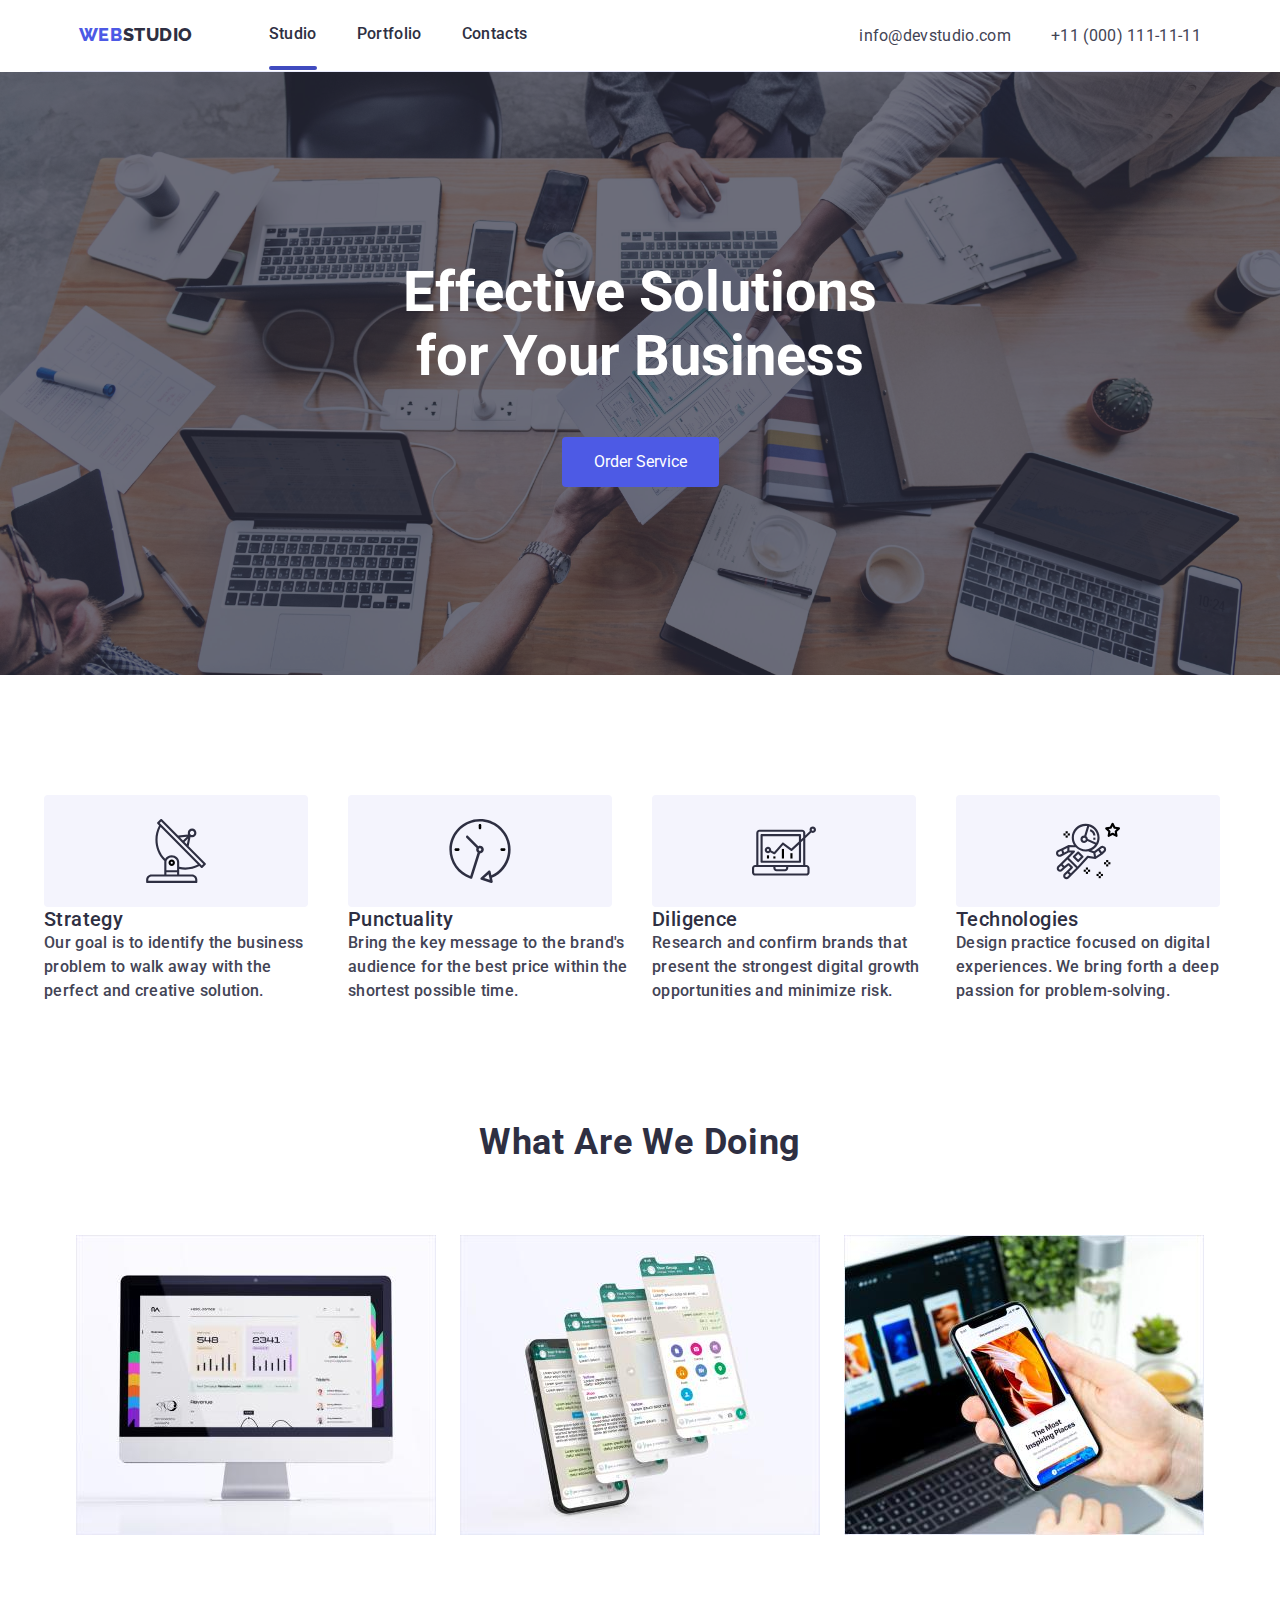
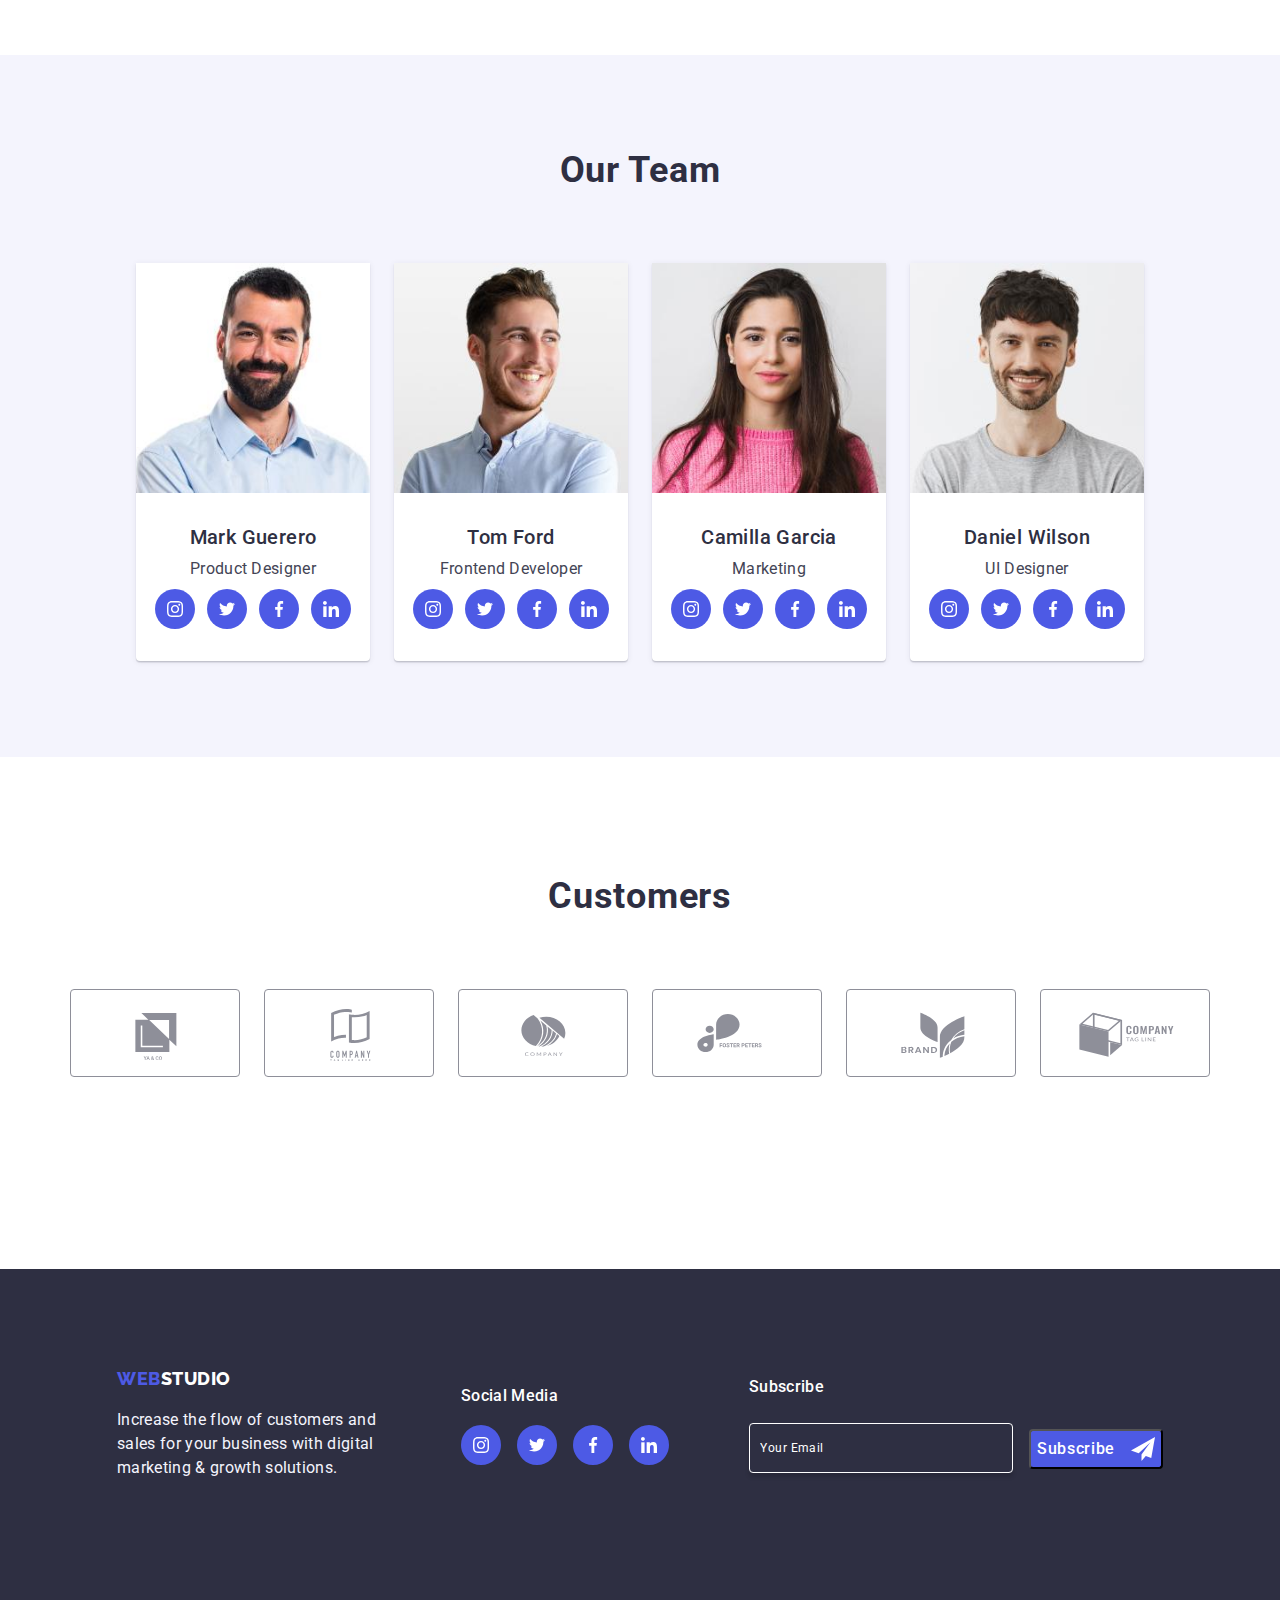
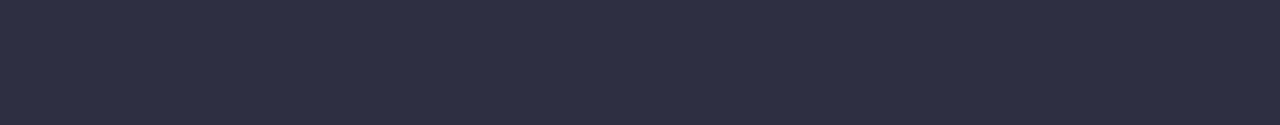
<file: index.html>
<!DOCTYPE html>
<html lang="en">
  <head>
    <meta charset="UTF-8" />
    <meta name="viewport" content="width=device-width, initial-scale=1.0" />
    <title>Studio</title>
    <link rel="preconnect" href="https://fonts.googleapis.com" />
    <link rel="preconnect" href="https://fonts.gstatic.com" crossorigin />
    <link
      href="https://fonts.googleapis.com/css2?family=Qwitcher+Grypen:wght@700&family=Raleway:wght@800&family=Roboto:wght@400;500;700;900&display=swap"
      rel="stylesheet"
    />
    <link rel="stylesheet" href="./CSS/styles.css" />
    <link rel="stylesheet" href="./CSS/modern-normalize.css" />
  </head>
  <body>
    <!--Header / Top Line-->
    <header class="top-line container">
      <div class="header-logo-container">
        <h4>
          <a class="header-logo" href="index.html">
            <span class="logo">WEB</span>STUDIO</a
          >
        </h4>
      </div>
      <nav class="main-header">
        <ul class="main main-header-menu">
          <li class="main-header-menu-list">
            <a class="main-header-menu-list-items active" href="index.html"
              >Studio</a
            >
          </li>
          <li class="main-header-menu-list">
            <a class="main-header-menu-list-items" href="portfolio.html"
              >Portfolio</a
            >
          </li>
          <li class="main-header-menu-list">
            <a class="main-header-menu-list-items" href="#">Contacts</a>
          </li>
        </ul>
      </nav>
      <div class="contact-header">
        <ul class="contact-header-menu">
          <li class="contact-header-menu-list">
            <a
              class="contact-header-menu-list-items"
              href="mailto:info@devstudio.com"
              >info@devstudio.com</a
            >
          </li>
          <li class="contact-header-menu-list">
            <a class="contact-header-menu-list-items" href="tel:+110001111111"
              >+11 (000) 111-11-11</a
            >
          </li>
        </ul>
      </div>
    </header>
    <!--mobile-modal-->
    <header class="container mobile-menu">
      <a class="header-logo" href="index.html">
        <span class="logo">WEB</span>STUDIO</a
      >
      <svg
        class="mobile-menu-icon"
        aria-expanded="false"
        aria-controls="mobile-modal"
      >
        <use href="./images/icons.svg#icon-menu"></use>
      </svg>
    </header>

    <div class="mobile-menu-container mobile-modal" id="mobile-modal">
      <div class="mobile-modal-container">
        <button class="mobile-close">
          <svg class="icon-close-mobile">
            <use href="./images/icons.svg#icon-close"></use>
          </svg>
        </button>
        <nav class="mobile-nav-menu">
          <ul class="mobile-menu-items">
            <li>
              <a class="mobile-menu-items-link mobile-active" href="index.html"
                >Studio</a
              >
            </li>
            <li>
              <a class="mobile-menu-items-link" href="portfolio.html"
                >Portfolio</a
              >
            </li>
            <li>
              <a class="mobile-menu-items-link" href="">Contacts</a>
            </li>
          </ul>
          <div>
            <ul class="mobile-contact-items">
              <li>
                <a
                  class="mobile-contact-items-link mobile-active"
                  href="tel:+110001111111"
                  >11 (000) 111-11-11</a
                >
              </li>
              <li>
                <a href="mailto:info@devstudio.com" class="mobile-contact-link"
                  >info@devstudio.com</a
                >
              </li>
            </ul>
          </div>
          <div class="icon-team-mobile">
            <a
              class="icon-link"
              href="https://www.instagram.com/"
              target="_blank"
            >
              <svg class="icon-ellipse icon-container">
                <use xlink:href="images/icons.svg#icon-Ellipse"></use>
              </svg>
              <svg class="icon-mobile icon-instagram">
                <use xlink:href="images/icons.svg#icon-instagram"></use>
              </svg>
            </a>

            <a
              class="icon-link"
              href="https://www.twitter.com/"
              target="_blank"
            >
              <svg class="icon-ellipse icon-container">
                <use xlink:href="images/icons.svg#icon-Ellipse"></use>
              </svg>
              <svg class="icon-mobile icon-twitter">
                <use xlink:href="images/icons.svg#icon-twitter"></use>
              </svg>
            </a>

            <a
              class="icon-link"
              href="https://www.facebook.com/"
              target="_blank"
            >
              <svg class="icon-ellipse icon-container">
                <use xlink:href="images/icons.svg#icon-Ellipse"></use>
              </svg>
              <svg class="icon-mobile icon-facebook">
                <use xlink:href="images/icons.svg#icon-facebook"></use>
              </svg>
            </a>

            <a
              class="icon-link"
              href="https://www.linkedin.com/"
              target="_blank"
            >
              <svg class="icon-ellipse icon-container">
                <use xlink:href="images/icons.svg#icon-Ellipse"></use>
              </svg>
              <svg class="icon-mobile icon-linked-in">
                <use xlink:href="images/icons.svg#icon-linked-in"></use>
              </svg>
            </a>
          </div>
        </nav>
      </div>
    </div>

    <!--HERO SECTION-->
    <section class="hero-section">
      <div class="main-section-container">
        <h1 class="main-section">
          Effective Solutions <br />
          for Your Business
        </h1>
        <button type="submit" class="button hero-button" data-modal-open>
          Order Service
        </button>
        <div class="modal-container is-hidden" data-modal>
          <div class="modal">
            <button type="button" class="modal-close" data-modal-close>
              <svg class="icon-close">
                <use xlink:href="images/icons.svg#icon-close"></use>
              </svg>
            </button>

            <div class="modal-body">
              <h2 class="modal_header">
                Leave your contacts and we will call you back
              </h2>
              <form method="post" action="index.html">
                <div class="modal-form">
                  <label class="form-label v-line" for="name">
                    <span class="label-info">Name</span>
                    <svg class="icon-form">
                      <use xlink:href="images/icons.svg#icon-person"></use>
                    </svg>
                    <input
                      type="text"
                      class="form-control"
                      placeholder="Your Name"
                      id="name"
                      name="name"
                      required
                    />
                  </label>

                  <label class="form-label" for="phone"
                    ><span class="label-info">Phone </span>
                    <svg class="icon-form">
                      <use xlink:href="images/icons.svg#icon-phone"></use>
                    </svg>
                    <input
                      type="tel"
                      class="form-control"
                      placeholder="+63-9xx-xxx-xxxx"
                      id="phone"
                      name="phone"
                      required
                    />
                  </label>

                  <label class="form-label" for="email"
                    ><span class="label-info">Email </span>
                    <svg class="icon-form">
                      <use xlink:href="images/icons.svg#icon-email"></use>
                    </svg>
                    <input
                      type="email"
                      class="form-control"
                      placeholder="Enter your email address"
                      id="email"
                      name="email"
                      required
                    />
                  </label>

                  <label class="form-label" for="comment"
                    ><span class="label-info">Comment</span>
                    <textarea
                      class="form-control text-comment blue-border"
                      placeholder="Enter your comment here."
                      id="comment"
                      name="comment"
                      required
                    ></textarea>
                  </label>

                  <div class="form-confirm">
                    <div class="check-confirm">
                      <input
                        type="checkbox"
                        id="accept-terms"
                        name="accept-terms"
                      />
                      <label for="accept-terms"
                        >I accept the terms and conditions of the
                        <span class="terms">Privacy Policy</span></label
                      >
                    </div>
                  </div>

                  <div class="send">
                    <button type="submit" class="button-send btn-primary">
                      Send
                    </button>
                  </div>
                </div>
              </form>
            </div>
          </div>
        </div>
      </div>
    </section>

    <!--SECTION ONE-->
    <section class="section-one">
      <div class="container">
        <ul class="section-one-list">
          <li class="section-one-list-item">
            <div class="list-container">
              <div class="icon-list">
                <svg class="icon-section-one">
                  <use xlink:href="images/icons.svg#icon-antenna"></use>
                </svg>
              </div>
              <h3 class="section-one-list-item-info">Strategy</h3>
              <p class="section-one-list-item-def">
                Our goal is to identify the business problem to walk away with
                the perfect and creative solution.
              </p>
            </div>
          </li>
          <li class="section-one-list-item">
            <div class="list-container">
              <div class="icon-list">
                <svg class="icon-section-one">
                  <use xlink:href="images/icons.svg#icon-clock"></use>
                </svg>
              </div>
              <h3 class="section-one-list-item-info">Punctuality</h3>
              <p class="section-one-list-item-def">
                Bring the key message to the brand's audience for the best price
                within the shortest possible time.
              </p>
            </div>
          </li>
          <li class="section-one-list-item">
            <div class="list-container">
              <div class="icon-list">
                <svg class="icon-section-one">
                  <use xlink:href="images/icons.svg#icon-graph"></use>
                </svg>
              </div>
              <h3 class="section-one-list-item-info">Diligence</h3>
              <p class="section-one-list-item-def">
                Research and confirm brands that present the strongest digital
                growth opportunities and minimize risk.
              </p>
            </div>
          </li>
          <li class="section-one-list-item">
            <div class="list-container">
              <div class="icon-list">
                <svg class="icon-section-one">
                  <use xlink:href="images/icons.svg#icon-astronaut"></use>
                </svg>
              </div>
              <h3 class="section-one-list-item-info">Technologies</h3>
              <p class="section-one-list-item-def">
                Design practice focused on digital experiences. We bring forth a
                deep passion for problem-solving.
              </p>
            </div>
          </li>
        </ul>
      </div>
    </section>
    <!--SECTION TWO-->
    <section class="container section-two">
      <h2 class="section-two-info">What are we doing</h2>
      <ul class="section-two-list">
        <li class="section-two-list-item">
          <img
            src="images/img-rectangle.jpg"
            alt="Stock exhange picture"
            width="360"
            height="300"
          />
        </li>
        <li class="section-two-list-item">
          <img
            src="images/img2.jpg"
            alt="Whatsapp screenshot"
            width="360"
            height="300"
          />
        </li>
        <li class="section-two-list-item">
          <img
            src="images/img3.jpg"
            alt="picture of a beautiful website"
            width="360"
            height="300"
          />
        </li>
      </ul>
    </section>
    <!--SECTION THREE-->
    <section class="section-three">
      <div class="container">
        <div class="section-three-info-container">
          <h2 class="section-three-info">Our Team</h2>
        </div>
        <ul class="section-three-list">
          <li class="section-three-list-item">
            <div class="list-two">
              <img
                src="images/img-mark.jpg"
                alt="man with beard"
                width="234"
                height="230"
              />
              <div class="team-details">
                <h3 class="section-three-list-item-name">Mark Guerero</h3>
                <p class="section-three-list-item-title">Product Designer</p>

                <div class="icon-team">
                  <a
                    class="icon-link"
                    href="https://www.instagram.com/"
                    target="_blank"
                  >
                    <svg class="icon-ellipse icon-container">
                      <use xlink:href="images/icons.svg#icon-Ellipse"></use>
                    </svg>
                    <svg class="icon icon-instagram">
                      <use xlink:href="images/icons.svg#icon-instagram"></use>
                    </svg>
                  </a>

                  <a
                    class="icon-link"
                    href="https://www.twitter.com/"
                    target="_blank"
                  >
                    <svg class="icon-ellipse icon-container">
                      <use xlink:href="images/icons.svg#icon-Ellipse"></use>
                    </svg>
                    <svg class="icon icon-twitter">
                      <use xlink:href="images/icons.svg#icon-twitter"></use>
                    </svg>
                  </a>

                  <a
                    class="icon-link"
                    href="https://www.facebook.com/"
                    target="_blank"
                  >
                    <svg class="icon-ellipse icon-container">
                      <use xlink:href="images/icons.svg#icon-Ellipse"></use>
                    </svg>
                    <svg class="icon icon-facebook">
                      <use xlink:href="images/icons.svg#icon-facebook"></use>
                    </svg>
                  </a>

                  <a
                    class="icon-link"
                    href="https://www.linkedin.com/"
                    target="_blank"
                  >
                    <svg class="icon-ellipse icon-container">
                      <use xlink:href="images/icons.svg#icon-Ellipse"></use>
                    </svg>
                    <svg class="icon icon-linked-in">
                      <use xlink:href="images/icons.svg#icon-linked-in"></use>
                    </svg>
                  </a>
                </div>
              </div>
            </div>
          </li>
          <li class="section-three-list-item">
            <div class="list-two">
              <img
                src="images/img-tom.jpg"
                alt="smiling man"
                width="234"
                height="230"
              />
              <div class="team-details">
                <h3 class="section-three-list-item-name">Tom Ford</h3>
                <p class="section-three-list-item-title">Frontend Developer</p>

                <div class="icon-team">
                  <a
                    class="icon-link"
                    href="https://www.instagram.com/"
                    target="_blank"
                  >
                    <svg class="icon-ellipse icon-container">
                      <use xlink:href="images/icons.svg#icon-Ellipse"></use>
                    </svg>
                    <svg class="icon icon-instagram">
                      <use xlink:href="images/icons.svg#icon-instagram"></use>
                    </svg>
                  </a>

                  <a
                    class="icon-link"
                    href="https://www.twitter.com/"
                    target="_blank"
                  >
                    <svg class="icon-ellipse icon-container">
                      <use xlink:href="images/icons.svg#icon-Ellipse"></use>
                    </svg>
                    <svg class="icon icon-twitter">
                      <use xlink:href="images/icons.svg#icon-twitter"></use>
                    </svg>
                  </a>

                  <a
                    class="icon-link"
                    href="https://www.facebook.com/"
                    target="_blank"
                  >
                    <svg class="icon-ellipse icon-container">
                      <use xlink:href="images/icons.svg#icon-Ellipse"></use>
                    </svg>
                    <svg class="icon icon-facebook">
                      <use xlink:href="images/icons.svg#icon-facebook"></use>
                    </svg>
                  </a>

                  <a
                    class="icon-link"
                    href="https://www.linkedin.com/"
                    target="_blank"
                  >
                    <svg class="icon-ellipse icon-container">
                      <use xlink:href="images/icons.svg#icon-Ellipse"></use>
                    </svg>
                    <svg class="icon icon-linked-in">
                      <use xlink:href="images/icons.svg#icon-linked-in"></use>
                    </svg>
                  </a>
                </div>
              </div>
            </div>
          </li>
          <li class="section-three-list-item">
            <div class="list-two">
              <img
                src="images/img-camilla.jpg"
                alt="young beautiful woman"
                width="234"
                height="230"
              />
              <div class="team-details">
                <h3 class="section-three-list-item-name">Camilla Garcia</h3>
                <p class="section-three-list-item-title">Marketing</p>

                <div class="icon-team">
                  <a
                    class="icon-link"
                    href="https://www.instagram.com/"
                    target="_blank"
                  >
                    <svg class="icon-ellipse icon-container">
                      <use xlink:href="images/icons.svg#icon-Ellipse"></use>
                    </svg>
                    <svg class="icon icon-instagram">
                      <use xlink:href="images/icons.svg#icon-instagram"></use>
                    </svg>
                  </a>

                  <a
                    class="icon-link"
                    href="https://www.twitter.com/"
                    target="_blank"
                  >
                    <svg class="icon-ellipse icon-container">
                      <use xlink:href="images/icons.svg#icon-Ellipse"></use>
                    </svg>
                    <svg class="icon icon-twitter">
                      <use xlink:href="images/icons.svg#icon-twitter"></use>
                    </svg>
                  </a>

                  <a
                    class="icon-link"
                    href="https://www.facebook.com/"
                    target="_blank"
                  >
                    <svg class="icon-ellipse icon-container">
                      <use xlink:href="images/icons.svg#icon-Ellipse"></use>
                    </svg>
                    <svg class="icon icon-facebook">
                      <use xlink:href="images/icons.svg#icon-facebook"></use>
                    </svg>
                  </a>

                  <a
                    class="icon-link"
                    href="https://www.linkedin.com/"
                    target="_blank"
                  >
                    <svg class="icon-ellipse icon-container">
                      <use xlink:href="images/icons.svg#icon-Ellipse"></use>
                    </svg>
                    <svg class="icon icon-linked-in">
                      <use xlink:href="images/icons.svg#icon-linked-in"></use>
                    </svg>
                  </a>
                </div>
              </div>
            </div>
          </li>
          <li class="section-three-list-item">
            <div class="list-two">
              <img
                src="images/img-daniel.jpg"
                alt="confident handsome man"
                width="234"
                height="230"
              />
              <div class="team-details">
                <h3 class="section-three-list-item-name">Daniel Wilson</h3>
                <p class="section-three-list-item-title">UI Designer</p>

                <div class="icon-team">
                  <a
                    class="icon-link"
                    href="https://www.instagram.com/"
                    target="_blank"
                  >
                    <svg class="icon-ellipse icon-container">
                      <use xlink:href="images/icons.svg#icon-Ellipse"></use>
                    </svg>
                    <svg class="icon icon-instagram">
                      <use xlink:href="images/icons.svg#icon-instagram"></use>
                    </svg>
                  </a>

                  <a
                    class="icon-link"
                    href="https://www.twitter.com/"
                    target="_blank"
                  >
                    <svg class="icon-ellipse icon-container">
                      <use xlink:href="images/icons.svg#icon-Ellipse"></use>
                    </svg>
                    <svg class="icon icon-twitter">
                      <use xlink:href="images/icons.svg#icon-twitter"></use>
                    </svg>
                  </a>

                  <a
                    class="icon-link"
                    href="https://www.facebook.com/"
                    target="_blank"
                  >
                    <svg class="icon-ellipse icon-container">
                      <use xlink:href="images/icons.svg#icon-Ellipse"></use>
                    </svg>
                    <svg class="icon icon-facebook">
                      <use xlink:href="images/icons.svg#icon-facebook"></use>
                    </svg>
                  </a>

                  <a
                    class="icon-link"
                    href="https://www.linkedin.com/"
                    target="_blank"
                  >
                    <svg class="icon-ellipse icon-container">
                      <use xlink:href="images/icons.svg#icon-Ellipse"></use>
                    </svg>
                    <svg class="icon icon-linked-in">
                      <use xlink:href="images/icons.svg#icon-linked-in"></use>
                    </svg>
                  </a>
                </div>
              </div>
            </div>
          </li>
        </ul>
      </div>
    </section>

    <!--SECTION FOUR-->
    <section class="container section-four">
      <h2 class="section-four-info">Customers</h2>

      <ul class="section-four-items">
        <li class="section-four-items-list">
          <a class="section-four-items-link" href="#">
            <svg class="icon-section-four">
              <use xlink:href="images/icons.svg#icon-ya-co"></use>
            </svg>
          </a>
        </li>
        <li class="section-four-items-list">
          <a class="section-four-items-link" href="#">
            <svg class="icon-section-four">
              <use xlink:href="images/icons.svg#icon-company"></use>
            </svg>
          </a>
        </li>
        <li class="section-four-items-list">
          <a class="section-four-items-link" href="#">
            <svg class="icon-section-four">
              <use xlink:href="images/icons.svg#icon-company-one"></use>
            </svg>
          </a>
        </li>
        <li class="section-four-items-list">
          <a class="section-four-items-link" href="#">
            <svg class="icon-section-four">
              <use xlink:href="images/icons.svg#icon-foster"></use>
            </svg>
          </a>
        </li>
        <li class="section-four-items-list">
          <a class="section-four-items-link" href="#">
            <svg class="icon-section-four">
              <use xlink:href="images/icons.svg#icon-brand"></use>
            </svg>
          </a>
        </li>
        <li class="section-four-items-list">
          <a class="section-four-items-link" href="#">
            <svg class="icon-section-four">
              <use xlink:href="images/icons.svg#icon-tagline"></use>
            </svg>
          </a>
        </li>
      </ul>
    </section>
    <!--Footer/ Bottom Line-->
    <footer class="footer">
      <div class="container">
        <div class="footer-inner">
          <div class="footer-items">
            <div>
              <h4>
                <a class="footer-logo" href="index.html"
                  ><span class="logo">WEB</span>STUDIO</a
                >
              </h4>
              <p class="footer-info">
                Increase the flow of customers and <br />
                sales for your business with digital <br />
                marketing & growth solutions.
              </p>
            </div>
          </div>

          <div class="footer-items">
            <h4 class="footer-social">Social Media</h4>
            <div class="icon-footer">
              <a
                class="icon-link"
                href="https://www.instagram.com/"
                target="_blank"
              >
                <svg class="icon-ellipse-footer icon-container">
                  <use xlink:href="images/icons.svg#icon-Ellipse"></use>
                </svg>
                <svg class="icon-footer-svg icon-instagram">
                  <use xlink:href="images/icons.svg#icon-instagram"></use>
                </svg>
              </a>

              <a
                class="icon-link"
                href="https://www.twitter.com/"
                target="_blank"
              >
                <svg class="icon-ellipse-footer icon-container">
                  <use xlink:href="images/icons.svg#icon-Ellipse"></use>
                </svg>
                <svg class="icon-footer-svg icon-twitter">
                  <use xlink:href="images/icons.svg#icon-twitter"></use>
                </svg>
              </a>

              <a
                class="icon-link"
                href="https://www.facebook.com/"
                target="_blank"
              >
                <svg class="icon-ellipse-footer icon-container">
                  <use xlink:href="images/icons.svg#icon-Ellipse"></use>
                </svg>
                <svg class="icon-footer-svg icon-facebook">
                  <use xlink:href="images/icons.svg#icon-facebook"></use>
                </svg>
              </a>

              <a
                class="icon-link"
                href="https://www.linkedin.com/"
                target="_blank"
              >
                <svg class="icon-ellipse-footer icon-container">
                  <use xlink:href="images/icons.svg#icon-Ellipse"></use>
                </svg>
                <svg class="icon-footer-svg icon-linked-in">
                  <use xlink:href="images/icons.svg#icon-linked-in"></use>
                </svg>
              </a>
            </div>
          </div>
          <div class="footer-items footer-subs">
            <h4 class="footer-social">Subscribe</h4>
            <div class="footer-subscribe">
              <label class="footer-label" for="email-subs">
                <input
                  class="footer-input"
                  type="text"
                  id="email-subs"
                  name="email-subs"
                  placeholder="Your Email"
                />
              </label>
              <button type="submit" class="subscribe-button">
                <span class="label-subs">Subscribe</span>
                <svg class="icon-footer-send">
                  <use xlink:href="images/icons.svg#icon-send"></use>
                </svg>
              </button>
            </div>
          </div>
        </div>
      </div>
    </footer>

    <script src="./js/modal.js" type="text/javascript"></script>
    <script src="./js/mobile-menu.js" type="text/javascript"></script>
  </body>
</html>
</file>
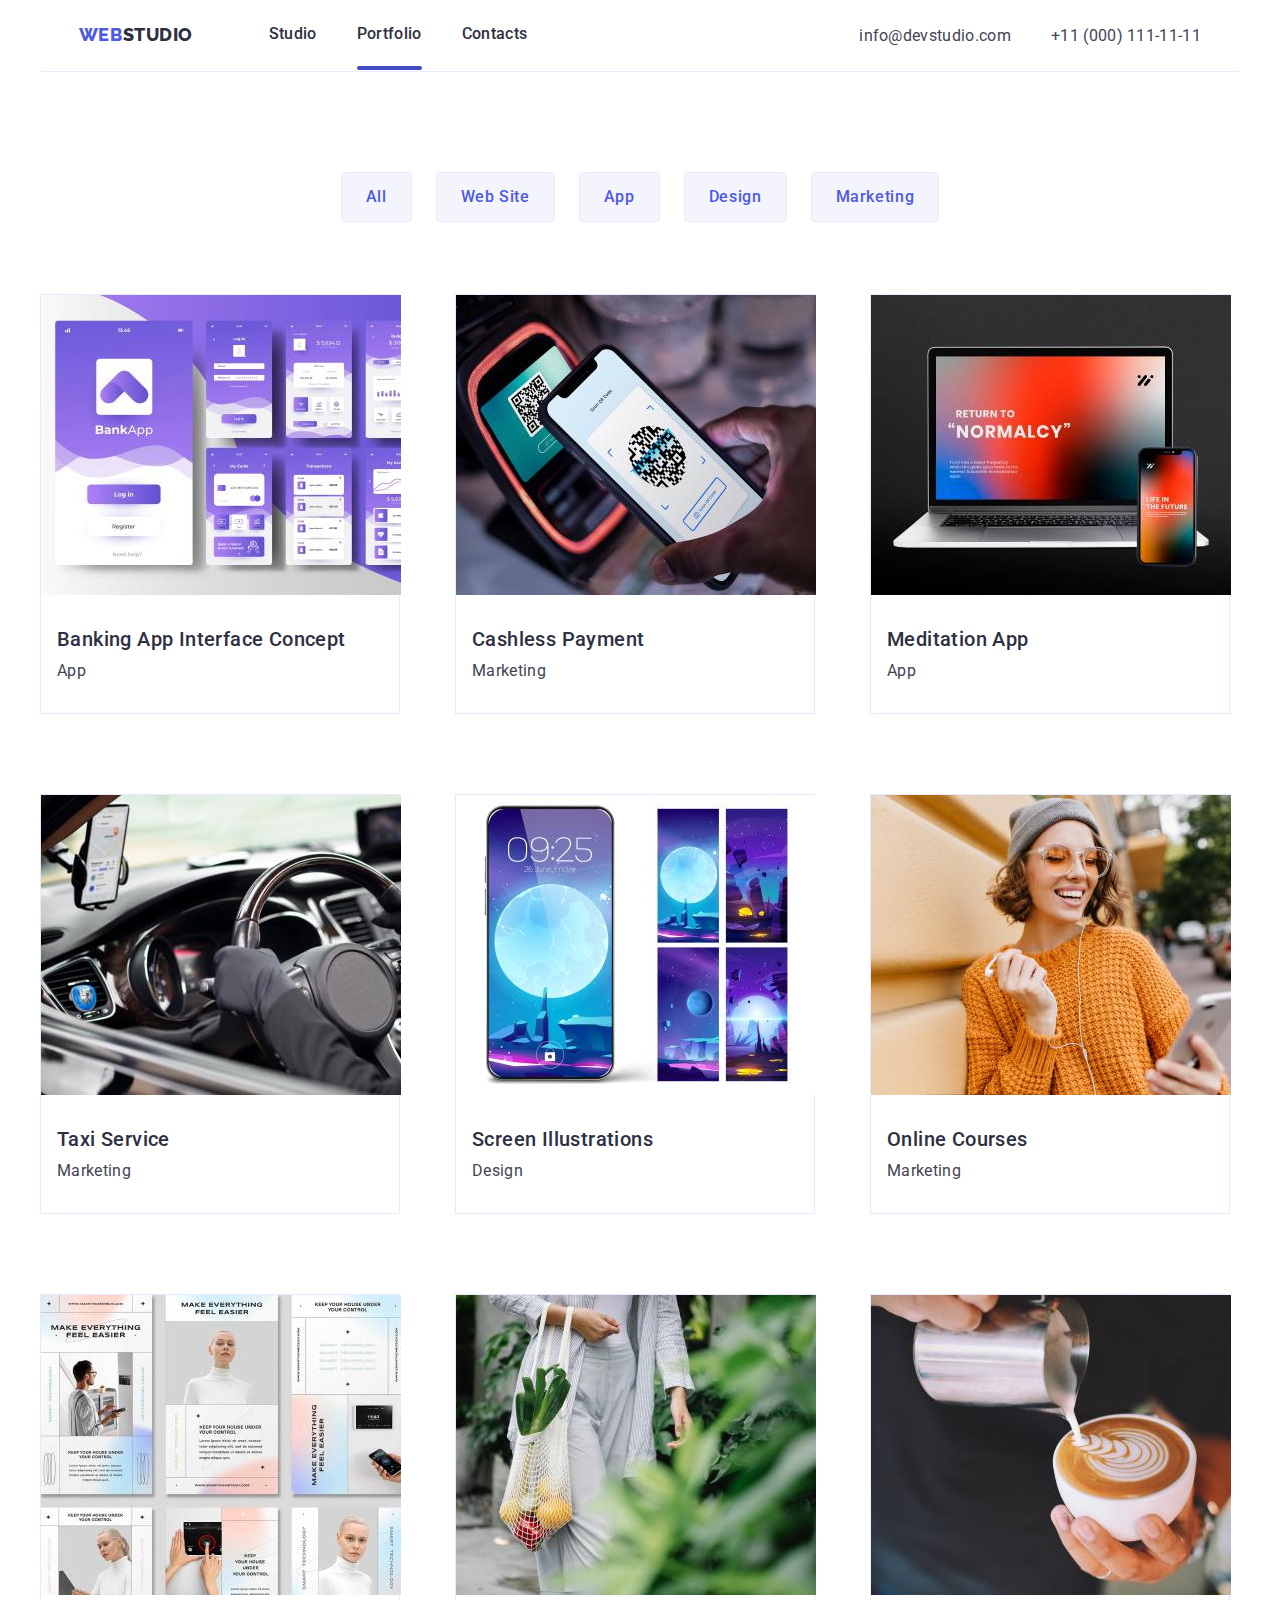
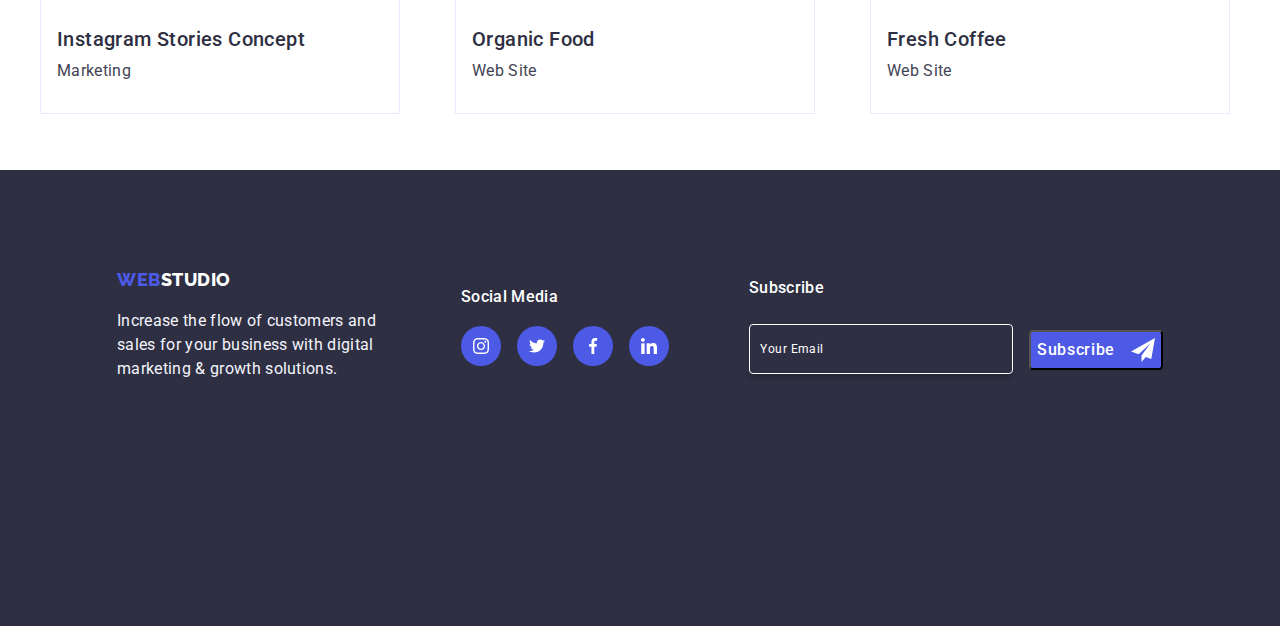
<file: portfolio.html>
<!DOCTYPE html>
<html lang="en">
  <head>
    <meta charset="UTF-8" />
    <meta name="viewport" content="width=device-width, initial-scale=1.0" />
    <title>Portfolio</title>
    <link rel="preconnect" href="https://fonts.googleapis.com" />
    <link rel="preconnect" href="https://fonts.gstatic.com" crossorigin />
    <link
      href="https://fonts.googleapis.com/css2?family=Qwitcher+Grypen:wght@700&family=Raleway:wght@800&family=Roboto:wght@400;500;700;900&display=swap"
      rel="stylesheet"
    />
    <link rel="stylesheet" href="./CSS/styles.css" />
    <link rel="stylesheet" href="./CSS/modern-normalize.css" />
  </head>
  <body>
    <!--Header / Top Line-->
    <header class="top-line container">
      <div class="header-logo-container">
        <h4>
          <a class="header-logo" href="index.html">
            <span class="logo">WEB</span>STUDIO</a
          >
        </h4>
      </div>
      <nav class="main-header">
        <ul class="main main-header-menu">
          <li class="main-header-menu-list">
            <a class="main-header-menu-list-items" href="index.html">Studio</a>
          </li>
          <li class="main-header-menu-list">
            <a class="main-header-menu-list-items active" href="portfolio.html"
              >Portfolio</a
            >
          </li>
          <li class="main-header-menu-list">
            <a class="main-header-menu-list-items" href="#">Contacts</a>
          </li>
        </ul>
      </nav>
      <div class="contact-header">
        <ul class="contact-header-menu">
          <li class="contact-header-menu-list">
            <a
              class="contact-header-menu-list-items"
              href="mailto:info@devstudio.com"
              >info@devstudio.com</a
            >
          </li>
          <li class="contact-header-menu-list">
            <a class="contact-header-menu-list-items" href="tel:+110001111111"
              >+11 (000) 111-11-11</a
            >
          </li>
        </ul>
      </div>
    </header>
    <!--mobile-modal-->
    <header class="container mobile-menu">
      <a class="header-logo" href="index.html">
        <span class="logo">WEB</span>STUDIO</a
      >
      <svg
        class="mobile-menu-icon"
        aria-expanded="false"
        aria-controls="mobile-modal"
      >
        <use href="./images/icons.svg#icon-menu"></use>
      </svg>
    </header>

    <div class="mobile-menu-container mobile-modal" id="mobile-modal">
      <div class="mobile-modal-container">
        <button class="mobile-close">
          <svg class="icon-close">
            <use href="./images/icons.svg#icon-close"></use>
          </svg>
        </button>
        <nav class="mobile-nav-menu">
          <ul class="mobile-menu-items">
            <li>
              <a class="mobile-menu-items-link" href="index.html">Studio</a>
            </li>
            <li>
              <a
                class="mobile-menu-items-link mobile-active"
                href="portfolio.html"
                >Portfolio</a
              >
            </li>
            <li>
              <a class="mobile-menu-items-link" href="">Contacts</a>
            </li>
          </ul>
          <div>
            <ul class="mobile-contact-items">
              <li>
                <a
                  class="mobile-contact-items-link mobile-active"
                  href="tel:+110001111111"
                  >11 (000) 111-11-11</a
                >
              </li>
              <li>
                <a href="mailto:info@devstudio.com" class="mobile-contact-link"
                  >info@devstudio.com</a
                >
              </li>
            </ul>
          </div>
          <div class="icon-team-mobile">
            <a
              class="icon-link"
              href="https://www.instagram.com/"
              target="_blank"
            >
              <svg class="icon-ellipse icon-container">
                <use xlink:href="images/icons.svg#icon-Ellipse"></use>
              </svg>
              <svg class="icon-mobile icon-instagram">
                <use xlink:href="images/icons.svg#icon-instagram"></use>
              </svg>
            </a>

            <a
              class="icon-link"
              href="https://www.twitter.com/"
              target="_blank"
            >
              <svg class="icon-ellipse icon-container">
                <use xlink:href="images/icons.svg#icon-Ellipse"></use>
              </svg>
              <svg class="icon-mobile icon-twitter">
                <use xlink:href="images/icons.svg#icon-twitter"></use>
              </svg>
            </a>

            <a
              class="icon-link"
              href="https://www.facebook.com/"
              target="_blank"
            >
              <svg class="icon-ellipse icon-container">
                <use xlink:href="images/icons.svg#icon-Ellipse"></use>
              </svg>
              <svg class="icon-mobile icon-facebook">
                <use xlink:href="images/icons.svg#icon-facebook"></use>
              </svg>
            </a>

            <a
              class="icon-link"
              href="https://www.linkedin.com/"
              target="_blank"
            >
              <svg class="icon-ellipse icon-container">
                <use xlink:href="images/icons.svg#icon-Ellipse"></use>
              </svg>
              <svg class="icon-mobile icon-linked-in">
                <use xlink:href="images/icons.svg#icon-linked-in"></use>
              </svg>
            </a>
          </div>
        </nav>
      </div>
    </div>
    <!--Filter Section-->
    <section class="filter container">
      <div class="">
        <ul class="filter-list">
          <li class="filter-list-item">
            <button class="btn-filter" type="button">All</button>
          </li>
          <li class="filter-list-item">
            <button class="btn-filter" type="button">Web Site</button>
          </li>
          <li class="filter-list-item">
            <button class="btn-filter" type="button">App</button>
          </li>
          <li class="filter-list-item">
            <button class="btn-filter" type="button">Design</button>
          </li>
          <li class="filter-list-item">
            <button class="btn-filter" type="button">Marketing</button>
          </li>
        </ul>
        <!--Project cards Section-->
        <!--Row one-->
        <ul class="project-cards">
          <li class="project-cards-item">
            <div class="cards">
              <div class="cards-image">
                <img
                  src="./images/banking-app.jpg"
                  alt="banking app"
                  width="360"
                  height="300"
                />
                <div class="cards-overlay">
                  <p class="overlay-info">
                    14 Stylish and User-Friendly App Design Concepts · Task
                    Manager App · Calorie Tracker App · Exotic Fruit Ecommerce
                    App · Cloud Storage App.
                  </p>
                </div>
              </div>
              <div class="cards-info">
                <h2 class="project-cards-list">
                  Banking App Interface Concept
                </h2>
                <p class="project-cards-category">App</p>
              </div>
            </div>
          </li>
          <li class="project-cards-item">
            <div class="cards">
              <div class="cards-image">
                <img
                  src="./images/cashless-payment.jpg"
                  alt="cashless payment"
                  width="360"
                  height="300"
                />
                <div class="cards-overlay">
                  <p class="overlay-info">
                    14 Stylish and User-Friendly App Design Concepts · Task
                    Manager App · Calorie Tracker App · Exotic Fruit Ecommerce
                    App · Cloud Storage App.
                  </p>
                </div>
              </div>
              <div class="cards-info">
                <h2 class="project-cards-list">Cashless Payment</h2>
                <p class="project-cards-category">Marketing</p>
              </div>
            </div>
          </li>
          <li class="project-cards-item">
            <div class="cards">
              <div class="cards-image">
                <img
                  src="./images/meditation-app.jpg"
                  alt="meditation app"
                  width="360"
                  height="300"
                />
                <div class="cards-overlay">
                  <p class="overlay-info">
                    14 Stylish and User-Friendly App Design Concepts · Task
                    Manager App · Calorie Tracker App · Exotic Fruit Ecommerce
                    App · Cloud Storage App.
                  </p>
                </div>
              </div>
              <div class="cards-info">
                <h2 class="project-cards-list">Meditation App</h2>
                <p class="project-cards-category">App</p>
              </div>
            </div>
          </li>
          <!--Row two-->
          <li class="project-cards-item">
            <div class="cards">
              <div class="cards-image">
                <img
                  src="./images/taxi-service.jpg"
                  alt="taxi service"
                  width="360"
                  height="300"
                />
                <div class="cards-overlay">
                  <p class="overlay-info">
                    14 Stylish and User-Friendly App Design Concepts · Task
                    Manager App · Calorie Tracker App · Exotic Fruit Ecommerce
                    App · Cloud Storage App.
                  </p>
                </div>
              </div>

              <div class="cards-info">
                <h2 class="project-cards-list">Taxi Service</h2>
                <p class="project-cards-category">Marketing</p>
              </div>
            </div>
          </li>
          <li class="project-cards-item">
            <div class="cards">
              <div class="cards-image">
                <img
                  src="./images/screen-illustrations.jpg"
                  alt="screen illustration"
                  width="360"
                  height="300"
                />
                <div class="cards-overlay">
                  <p class="overlay-info">
                    14 Stylish and User-Friendly App Design Concepts · Task
                    Manager App · Calorie Tracker App · Exotic Fruit Ecommerce
                    App · Cloud Storage App.
                  </p>
                </div>
              </div>
              <div class="cards-info">
                <h2 class="project-cards-list">Screen Illustrations</h2>
                <p class="project-cards-category">Design</p>
              </div>
            </div>
          </li>
          <li class="project-cards-item">
            <div class="cards">
              <div class="cards-image">
                <img
                  src="./images/online-courses.jpg"
                  alt="online courses"
                  width="360"
                  height="300"
                />
                <div class="cards-overlay">
                  <p class="overlay-info">
                    14 Stylish and User-Friendly App Design Concepts · Task
                    Manager App · Calorie Tracker App · Exotic Fruit Ecommerce
                    App · Cloud Storage App.
                  </p>
                </div>
              </div>
              <div class="cards-info">
                <h2 class="project-cards-list">Online Courses</h2>
                <p class="project-cards-category">Marketing</p>
              </div>
            </div>
          </li>
          <!--Row three-->
          <li class="project-cards-item">
            <div class="cards">
              <div class="cards-image">
                <img
                  src="./images/instagram-stories.jpg"
                  alt="instagram stories concept"
                  width="360"
                  height="300"
                />
                <div class="cards-overlay">
                  <p class="overlay-info">
                    14 Stylish and User-Friendly App Design Concepts · Task
                    Manager App · Calorie Tracker App · Exotic Fruit Ecommerce
                    App · Cloud Storage App.
                  </p>
                </div>
              </div>
              <div class="cards-info">
                <h2 class="project-cards-list">Instagram Stories Concept</h2>
                <p class="project-cards-category">Marketing</p>
              </div>
            </div>
          </li>

          <li class="project-cards-item">
            <div class="cards">
              <div class="cards-image">
                <img
                  src="./images/organic-food.jpg"
                  alt="organic food"
                  width="360"
                  height="300"
                />
                <div class="cards-overlay">
                  <p class="overlay-info">
                    14 Stylish and User-Friendly App Design Concepts · Task
                    Manager App · Calorie Tracker App · Exotic Fruit Ecommerce
                    App · Cloud Storage App.
                  </p>
                </div>
              </div>
              <div class="cards-info">
                <h2 class="project-cards-list">Organic Food</h2>
                <p class="project-cards-category">Web Site</p>
              </div>
            </div>
          </li>
          <li class="project-cards-item">
            <div class="cards">
              <div class="cards-image">
                <img
                  src="./images/fresh-cofee.jpg"
                  alt="fresh coffee"
                  width="360"
                  height="300"
                />
                <div class="cards-overlay">
                  <p class="overlay-info">
                    14 Stylish and User-Friendly App Design Concepts · Task
                    Manager App · Calorie Tracker App · Exotic Fruit Ecommerce
                    App · Cloud Storage App.
                  </p>
                </div>
              </div>
              <div class="cards-info">
                <h2 class="project-cards-list">Fresh Coffee</h2>
                <p class="project-cards-category">Web Site</p>
              </div>
            </div>
          </li>
        </ul>
      </div>
    </section>

    <!--Footer/ Bottom Line-->
    <footer class="footer">
      <div class="container">
        <div class="footer-inner">
          <div class="footer-items">
            <div>
              <h4>
                <a class="footer-logo" href="index.html"
                  ><span class="logo">WEB</span>STUDIO</a
                >
              </h4>
              <p class="footer-info">
                Increase the flow of customers and <br />
                sales for your business with digital <br />
                marketing & growth solutions.
              </p>
            </div>
          </div>

          <div class="footer-items">
            <h4 class="footer-social">Social Media</h4>
            <div class="icon-footer">
              <a
                class="icon-link"
                href="https://www.instagram.com/"
                target="_blank"
              >
                <svg class="icon-ellipse-footer icon-container">
                  <use xlink:href="images/icons.svg#icon-Ellipse"></use>
                </svg>
                <svg class="icon-footer-svg icon-instagram">
                  <use xlink:href="images/icons.svg#icon-instagram"></use>
                </svg>
              </a>

              <a
                class="icon-link"
                href="https://www.twitter.com/"
                target="_blank"
              >
                <svg class="icon-ellipse-footer icon-container">
                  <use xlink:href="images/icons.svg#icon-Ellipse"></use>
                </svg>
                <svg class="icon-footer-svg icon-twitter">
                  <use xlink:href="images/icons.svg#icon-twitter"></use>
                </svg>
              </a>

              <a
                class="icon-link"
                href="https://www.facebook.com/"
                target="_blank"
              >
                <svg class="icon-ellipse-footer icon-container">
                  <use xlink:href="images/icons.svg#icon-Ellipse"></use>
                </svg>
                <svg class="icon-footer-svg icon-facebook">
                  <use xlink:href="images/icons.svg#icon-facebook"></use>
                </svg>
              </a>

              <a
                class="icon-link"
                href="https://www.linkedin.com/"
                target="_blank"
              >
                <svg class="icon-ellipse-footer icon-container">
                  <use xlink:href="images/icons.svg#icon-Ellipse"></use>
                </svg>
                <svg class="icon-footer-svg icon-linked-in">
                  <use xlink:href="images/icons.svg#icon-linked-in"></use>
                </svg>
              </a>
            </div>
          </div>
          <div class="footer-items footer-subs">
            <h4 class="footer-social">Subscribe</h4>
            <div class="footer-subscribe">
              <label class="footer-label" for="email-subs">
                <input
                  class="footer-input"
                  type="text"
                  id="email-subs"
                  name="email-subs"
                  placeholder="Your Email"
                />
              </label>
              <button type="submit" class="subscribe-button">
                <span class="label-subs">Subscribe</span>
                <svg class="icon-footer-send">
                  <use xlink:href="images/icons.svg#icon-send"></use>
                </svg>
              </button>
            </div>
          </div>
        </div>
      </div>
    </footer>

    <script src="./js/modal.js" type="text/javascript"></script>
    <script src="./js/mobile-menu.js" type="text/javascript"></script>
  </body>
</html>
</file>
<file: CSS/styles.css>
:root {
    --slate: #434455;
    --navy-blue: #2e2f42;
    --iris: #4d5ae5;
    --ocean: #404bbf;
    --cloud: #f4f4fd;
    --cornflower: #e7e9fc;
}

/*General styles*/
p,
h1,
h2,
h3,
h4,
h5,
h6 {
    margin: 0;
    padding: 0;
}

ul {
    margin: 0;
    padding: 0;
}

img {
    display: block;
}

body {
    font-family: "roboto", "sans-serif";
}

.container {
    padding: 0 15px;
    margin: 0 auto;
}

.logo {
    color: var(--iris);
}

/*Studio Formatting*/

/* Header Styles*/
.top-line {
    border-bottom: 1px solid var(--cornflower);
    background: white;
    display: flex;
    flex-wrap: nowrap;
    height: 72px;
    justify-content: center;
    align-items: center;
    flex-shrink: 0;
}

.header-logo-container {
    display: inline-flex;
    height: 24px;
    align-items: center;
    flex-shrink: 0;
    padding-right: 76px;
    padding-left:0px;
}

.header-logo {
    color: var(--navy-blue);
    text-decoration: none;
    font-family: Raleway;
    font-size: 18px;
    font-weight: 800;
    line-height: 1.16em;
    letter-spacing: 0.54px;
    text-transform: uppercase;
}

.main-header-menu {
    margin: 0px;
    padding-right: 332px;
    list-style: none;
    display: flex;
    justify-content: center;
    align-items: flex-start;
    gap: 40px;
}

.main-header-menu-list-items {
    text-decoration: none;
    font-size: 16px;
    color: var(--navy-blue);
    font-size: 16px;
    font-weight: 500;
    line-height: 1.5em;
    letter-spacing: 0.32px;
}

.contact-header-menu {
    margin: 0px;
    padding: 0px;
    list-style: none;

    display: inline-flex;
    align-items: flex-start;
    flex-wrap: wrap;
    gap: 40px;
}

.contact-header-menu-list-items {
    text-decoration: none;
    color: var(--slate);
    font-size: 16px;
    line-height: 1.5em;
    letter-spacing: 0.32px;
}

.main-header-menu-list-items:active,
.contact-header-menu-list-items:active {
    color: var(--ocean);
}

.main-header-menu-list-items:hover,
.contact-header-menu-list-items:hover .active {
    color: var(--ocean);
}

.active::after {
    content: "";
    display: block;
    height: 4px;
    border-radius: 2px;
    background: var(--ocean);
    position: relative;
    top: 20px;
}

.mobile-menu,
.mobile-modal {
    display: none;
}

/*section Styles*/

/*hero section*/
.hero-section {
    background: var(--navy-blue);
    background-image: url("../images/office.jpg");
    background-position: cover;
    background-size: 100% 139.922%;
    background-repeat: no-repeat;
    /*height: 600px;*/
    flex-shrink: 0;
    padding: 0;
    /*background: url(../images/office.jpg), lightgray 0px -167.766px / 100% 139.922% no-repeat;*/
}

.main-section {
    color: white;
    font-size: 56px;
    font-weight: 700;
    text-align: center;
    width: 496px;
    padding-top: 188px;
    /*background-color: rgba(0, 0, 0, 0.5);*/
}

.main-section-container {
    display: flex;
    flex-direction: column;
    justify-content: center;
    align-items: center;
    gap: 48px;
    padding-bottom: 188px;
    background-color: rgba(46, 47, 66, 0.7);
}

.hero-button {
    font-size: 16px;
    font-family: inherit;
    background-color: var(--iris);
    text-decoration: none;
    text-align: center;
    color: white;
    border: none;
    border-radius: 4px;
    cursor: pointer;

    display: inline-flex;
    padding: 16px 32px;
    align-items: flex-start;
    gap: 10px;
}

.button:hover,
.button:focus {
    color: white;
    background-color: var(--ocean);
    box-shadow: 0px 4px 4px 0px;
}

.modal-container {
    width: 100%;
    height: 100%;
    background-color: rgba(0, 0, 0, 0.5);
    position: fixed;
    top: 0;
    left: 0;

    display: flex;
    justify-content: center;
    align-items: center;

    z-index: 4;
}

.modal {
    width: 408px;
    height: 584px;
    flex-shrink: 0;
    border-radius: 4px;
    background: #fcfcfc;
    box-shadow: 0px 2px 1px 0px rgba(0, 0, 0, 0.2), 0px 1px 3px 0px rgba(0, 0, 0, 0.12), 0px 1px 1px 0px rgba(0, 0, 0, 0.14);
}

.is-hidden {
    opacity: 0;
    pointer-events: none;
}

.modal-close {
    border-radius: 100%;
    border: 1px solid rgba(0, 0, 0, 0.1);
    background-color: var(--cornflower);
    width: 24px;
    height: 24px;
    color: var(--navy-blue);
    margin-left: 360px;
    margin-top: 24px;
    display: block;
    transition: fill 250ms cubic-bezier(0.4, 0, 0.2, 1), border 250ms cubic-bezier(0.4, 0, 0.2, 1);
    cursor: pointer;
    display: flex;
    align-items: center;
    justify-content: center;
    position: relative;
}
   .icon-close {
    width: 24px;
    height: 24px;
    flex-shrink: 0;
    position: absolute;
    right: 3px;
    top: 0px;
   }
.modal-close-btn:hover {
    fill: currentColor;
    border: 1px solid currentColor;
}

.modal_header {
    color: var(--navy-blue2);
    text-align: center;
    font-size: 16px;
    font-weight: 500;
    line-height: 1.5em;
    letter-spacing: 0.32px;
}

.modal-body {
    padding-top: 24px;
}

.label-info {
    display: flex;
    padding-bottom: 5px;
}

.modal-form {
    display: flex;
    width: 360px;
    flex-direction: column;
    align-items: flex-start;
    gap: 8px;
    padding: 16px 24px;
}

.form-control {
    outline: none;
    padding-left: 35px;
    width: 360px;
    height: 40px;
    flex-shrink: 0;
    border-radius: 4px;
    border: 1px solid rgba(46, 47, 66, 0.4);
    transition: 250ms;
    transition-property: color, border-color, background-color;
    transition-timing-function: cubic-bezier(0.4, 0, 0.2, 1);
}

.form-control:focus {
    border-color: var(--iris);
}

.form-control:active {
    border-color: var(--iris);
}

.form-control:hover {
    border-color: var(--iris);
}

.form-label {
    color: #8e8f99;
    font-family: inherit;
    font-size: 12px;
    font-weight: 400;
    line-height: 1.17em;
    letter-spacing: 0.48px;
    position: relative;
}

.icon-form {
    width: 18px;
    height: 18px;
    flex-shrink: 0;

    fill: var(--navy-blue);
    position: absolute;
    top: 50%;
    left: 8px;
    z-index: 4;
}

.v-line::after {
    content: "";
    display: inline-block;
    width: 1.25px;
    height: 18px;
    background-color: var(--navy-blue);
    margin-left: 0px;
    z-index: 2;
    position: absolute;
    left: 30px;
    top: 30px;
}

.form-label:hover .icon-form {
    fill: var(--iris);
}

.check-confirm {
    display: inline-block;
    color: #8e8f99;
    font-size: 12px;
    font-weight: 400;
    line-height: 1.17em;
    letter-spacing: 0.48px;
    position: relative;
    display: inline-block;
}

.form-confirm {
    display: flex;
    width: 360px;
    align-items: center;
    gap: 8px;
}

.text-comment {
    height: 120px;
    width: 360px;
    resize: none;
    padding: 15px;
}

.terms {
    color: var(--iris);
    font-size: 12px;
    font-weight: 400;
    line-height: 1.5em;
    letter-spacing: 0.48px;
    text-decoration-line: underline;
}

.button-send {
    color: white;
    text-align: center;
    font-size: 16px;
    font-family: inherit;
    font-weight: 500;
    line-height: 1.5em;
    letter-spacing: 0.64px;

    display: inline-flex;
    padding: 16px 64px;
    align-items: flex-start;
    gap: 10px;

    border-radius: 4px;
    background: var(--iris);

    box-shadow: 0px 4px 4px 0px rgba(0, 0, 0, 0.15);
}

.button-send:hover,
.button-send:focus {
    border-color: var(--iris);
}

.send {
    display: flex;
    justify-content: center;
}

/*section one*/
.section-one {
    flex-shrink: 0;
    margin-top: 120px;
}

.section-one-list {
    display: flex;
    list-style: none;
    gap:24px;
}


.section-one-list-item-info {
    color: var(--navy-blue);
    font-size: 20px;
    font-weight: 500;
    line-height: 1.2em;
    letter-spacing: 0.4px;
    
}

.section-one-list-item-def {
    color: var(--slate);
    font-size: 16px;
    line-height: 1.5em;
    letter-spacing: 0.32px;
    width: 264px;
}

.icon-list {
    border-radius: 4px;
    background: var(--cloud);
    width: 264px;
    height: 112px;
    flex-shrink: 0;
    display: none;
}

.icon-section-one {
    width: 64px;
    height: 64px;
    flex-shrink: 0;
    padding: 0;
    margin: 24px 100px;
}

/*section-two*/
.section-two {
    flex-shrink: 0;
    margin-top: 120px;
}

.section-two-list {
    list-style: none;
    display: flex;
    gap: 24px;
    justify-content: center;
    flex-wrap: wrap;
}

.section-two-info {
    text-align: center;
    color: var(--navy-blue);
    font-size: 36px;
    font-weight: 700;
    line-height: 1.11em;
    letter-spacing: 0.72px;
    text-transform: capitalize;
    padding-bottom: 72px;
    
}

/*section three*/
.section-three {
    background: var(--cloud);
    flex-shrink: 0;
    margin-top: 120px;
    margin-bottom: 120px;
    padding-bottom: 96px;
}

.section-three-list {
    justify-content: center;
    padding-top: 72px;
    list-style: none;
    display: flex;
    flex-wrap: wrap;
    gap: 24px;
    
}

.section-three-info {
    
    text-align: center;
    color: var(--navy-blue);
    font-size: 36px;
    font-weight: 700;
    line-height: 1.11em;
    letter-spacing: 0.72px;
    text-transform: capitalize;

}
.section-three-info-container{
    display:flex;
    justify-content: center;
    align-items: center;
}
.list-two {
    display: inline-flex;
    flex-direction: column;
    justify-content: center;
    align-items: center;
    gap: 32px;

    border-radius: 0px 0px 4px 4px;
    background: white;
    box-shadow: 0px 2px 1px 0px rgba(46, 47, 66, 0.08), 0px 1px 1px 0px rgba(46, 47, 66, 0.16), 0px 1px 6px 0px rgba(46, 47, 66, 0.08);
}

.team-details {
    display: flex;
    width: 232px;
    flex-direction: column;
    justify-content: center;
    align-items: center;
    gap: 8px;
    padding-bottom: 32px;
}

.section-three-list-item-name {
    color: var(--navy-blue);
    font-size: 20px;
    font-weight: 500;
    line-height: 1.2em;
    letter-spacing: 0.4px;
}

.section-three-list-item-title {
    color: var(--slate);
    font-size: 16px;
    line-height: 1.5em;
    letter-spacing: 0.32px;
}

.icon {
    fill: white;
    text-decoration: none;
    width: 16px;
    height: 16px;
    flex-shrink: 0;
    position: absolute;
}

.icon-link {
    display: flex;
    justify-content: center;
    align-items: center;
    fill: var(--iris);
}

.icon-ellipse {
    width: 40px;
    height: 40px;
    position: relative;
}

.icon-team {
    display: flex;
    justify-content: center;
    align-items: center;
    gap: 12px;
}

/*SECTION FOUR*/
.section-four {
    margin-bottom: 120px;
}

.section-four-info {
    color: var(--navy-blue);
    text-align: center;
    font-size: 36px;
    font-weight: 700;
    line-height: 1.11em;
    letter-spacing: 0.72px;
}

.section-four-items {
    padding-top: 72px;
    padding-bottom: 72px;
}

.section-four-items-list {
    height: 88px;
    flex-shrink: 0;
    list-style: none;
    border: 1px solid #8e8f99;
    border-radius: 4px;
    padding: 16px 32px;
}

.section-four-items {
    display: flex;
    justify-content: center;
    flex-wrap: wrap;
    gap: 24px;
}

.icon-section-four {
    width: 104px;
    height: 56px;
    flex-shrink: 0;
    fill: #8e8f99;
}

.section-four-items-list:hover .icon-section-four,
.section-four-items-list:focus .icon-section-four {
    fill: var(--iris);
    transition: fill 0.3s;
    border-color: var(--iris);
}

.section-four-items-list:hover,
.section-four-items-list:focus {
    border-color: var(--iris);
    fill: var(--iris);
    transition: fill 0.3s;
}

/*footer*/
.footer {
    background-color: var(--navy-blue);
    padding-top: 100px;
    padding-bottom: 100px;
}

.footer-inner {
    display: flex;
    flex-wrap: wrap;
    justify-content: center;
    flex-shrink: 0;
    gap: 80px;
}

.footer-logo {
    color: white;
    text-decoration: none;
    font-family: Raleway;
    font-size: 18px;
    font-weight: 800;
    line-height: 1.16em;
    letter-spacing: 0.54px;
    text-transform: uppercase;
}

.footer-info {
    color: var(--cloud);
    font-size: 16px;
    line-height: 1.5em;
    letter-spacing: 0.32px;
    width: 264px;
    padding-top: 18px;
}

.footer-items {
    display: flex;
    flex-direction: column;
    justify-content: center;
    align-content: center;
}

.footer-social {
    color: white;
    font-size: 16px;
    font-weight: 500;
    line-height: 1.5em;
    letter-spacing: 0.32px;
}

.icon-footer {
    display: inline-flex;
    align-items: flex-start;
    flex-wrap: wrap;
    gap: 16px;
    padding-top: 17.5px;
}

.footer-subscribe {
    display: flex;
    flex-wrap: wrap;
    flex-shrink: 0;
    gap: 16px;
}

.footer-input {
    outline: none;
    width: 264px;
    height: 50px;
    flex-shrink: 0;
    background: rgba(0, 0, 0, 0);
    border-radius: 4px;
    border: 1px solid white;
    box-shadow: 0px 4px 4px 0px rgba(0, 0, 0, 0.15);

    color: white;
    font-family: inherit;
    font-size: 12px;
    font-weight: 400;
    line-height: 2em;
    letter-spacing: 0.48px;
    padding-left: 10px;
    margin-top: 24px;
    margin-left: 0;
}

#email-subs::placeholder {
    color: inherit;
}

.subscribe-button {
    border-radius: 4px;
    background: var(--iris);
    color: white;
    text-align: center;
    font-family: inherit;
    font-size: 16px;
    font-weight: 500;
    line-height: 1.5em;
    letter-spacing: 0.64px;

    display: inline-flex;
    justify-content: center;
    align-items: center;
    gap: 16px;
    height: 40px;

    margin-top: 30px;
}

.icon-footer-send {
    width: 24px;
    height: 24px;
    fill: white;
}

.icon-footer-svg {
    fill: white;
    text-decoration: none;
    width: 16px;
    height: 16px;
    flex-shrink: 0;
    position: absolute;
}

.icon-ellipse-footer {
    width: 40px;
    height: 40px;
    position: relative;
}

.icon-link:hover .icon-ellipse-footer {
    fill: #31d0aa;
    transition: fill 0.3s;
}

.icon-ellipse-footer:hover,
.icon-ellipse-footer:focus {
    fill: #31d0aa;
    transition: fill 0.3s;
}

/*end of Studio Formatting*/

/*Portfolio Formatting*/
.filter {
    background-color: white;
    padding-bottom: 72px;
    justify-content: center;
    display: flex;
    flex-wrap: wrap;
    padding: 0px;
}

.filter-list {
    display: flex;
    justify-content: center;
    align-items: center;
    flex-wrap: wrap;
    list-style: none;
    white-space: nowrap;
    align-items: flex-start;
    gap: 24px;
    margin-top: 100px;
    margin-bottom: 72px;   
}

.btn-filter {
    font-size: 16px;
    font-family: inherit;
    background-color: var(--cloud);
    text-align: center;
    color: var(--iris);
    font-weight: 500;
    line-height: 1.5em;
    letter-spacing: 0.64px;
    border-radius: 4px;
    border: 1px solid var(--cornflower);
    cursor: pointer;

    display: flex;
    padding: 12px 24px;
    justify-content: center;
    align-items: center;
}

.btn-filter:hover,
.btn-filter:focus {
    background: var(--ocean);
    box-shadow: 0px 2px 2px 0px;
    color: white;
}

.project-cards {
    display: flex;
    flex-wrap: wrap;
    justify-content: center;
    gap: 24px;
    flex-shrink: 0;
    list-style: none;
    overflow: hidden;

}

.cards {
    box-sizing: border-box;
    display: flex;
    width: 360px;
    height: 420px;
    padding-bottom: 0px;
    flex-direction: column;
    align-items: flex-start;
    gap: 32px;
    flex-shrink: 0;
    border: 1px solid var(--cornflower);
    background: white;
}

.cards-image {
    position: relative;
    overflow: hidden;
}

.cards-overlay {
    position: absolute;
    background-color: var(--iris);
    width: 100%;
    height: 100%;
    top: 0;
    left: 0;
    opacity: 0;

    transform: translatey(100%);
    transition: transform 0.25s cubic-bezier(0.4, 0, 0.2, 1);
}

.overlay-info {
    font-size: 16px;
    font-weight: 400;
    line-height: 1.5em;
    color: var(--cloud);
    letter-spacing: 0.32px;
    text-align: justify;
    padding: 40px 32px 164px 32px;
}

.cards:hover .cards-overlay {
    opacity: 1;
    transform: translatey(0);
    transition: transform 0.25s cubic-bezier(0.4, 0, 0.2, 1);
}

.cards-info {
    display: flex;
    padding: 0px 16px;
    flex-direction: column;
    justify-content: center;
    align-items: flex-start;
    gap: 8px;
    align-self: stretch;
}

.project-cards-list {
    color: var(--navy-blue);
    font-size: 20px;
    font-weight: 500;
    line-height: 1.2em;
    letter-spacing: 0.4px;
}


/*.project-cards-item img {
    max-width: 100%;
    height: auto;
}*/

.project-cards-category {
    color: var(--slate);
    font-size: 16px;
    line-height: 1.5em;
    letter-spacing: 0.32px;
}

/*end of portfolio formatting*/

/*MEDIA QUERIES */

@media (max-width: 427px) {
    .section-one-list{
        padding: 0px;
        margin:0px;
        display: flex;
        justify-content: center;
    }
.section-four-items{
        flex-basis: calc(100% / 2 - 30px);
    }

}

@media (min-width: 428px) {
    .container {
        width: 428px;
    }
   
}

@media (max-width: 767px) {
    .top-line {
        display: none;
    }

    .mobile-menu {
        display: flex;
        justify-content: space-between;
        padding-top: 25px;
        padding-bottom: 25px;
        border-bottom: 1px solid var(--cornflower);
    }

    .mobile-menu-icon {
        width: 32px;
        height: 22px;
    }

    .mobile-menu-items {
        list-style: none;
        display: inline-flex;
        flex-direction: column;
        align-items: flex-start;
        gap: 40px;
    }

    .mobile-nav-menu {
        display: flex;
        flex-direction: column;
        gap: 284px;
        padding-top: 80px;
    }

    .mobile-menu-items-link:active,
    .mobile-contact-items-link:active .mobile-active {
        color: var(--ocean);
    }

    .mobile-active {
        color: var(--ocean);
    }

    .mobile-menu-items-link {
        font-size: 36px;
        font-weight: 700;
        line-height: 1.12em;
        letter-spacing: 0.72px;
        text-transform: capitalize;
        text-decoration: none;
    }

    .mobile-contact-items {
        display: flex;
        flex-direction: column;
        align-items: flex-start;
        gap: 40px;
        list-style: none;
    }

    .mobile-contact-items-link {
        font-size: 36px;
        font-weight: 700;
        line-height: 1.12em;
        letter-spacing: 0.72px;
        text-decoration: none;
    }

    .mobile-contact-link {
        font-size: 20px;
        font-weight: 700;
        line-height: 1.2em;
        letter-spacing: 0.72px;
        text-decoration: none;
        color: var(--slate);
    }

    .mobile-modal.is-open {
        transform: translateX(0);
    }

    .mobile-close {
        height: 24px;
        width: 24px;
        flex-shrink: 0;
        color: var(--navy-blue);
        border-radius: 100%;
        border: 1px solid rgba(0, 0, 0, 0.1);
        position: relative;

        margin-top: 8px;
        transition: fill 250ms cubic-bezier(0.4, 0, 0.2, 1), border 250ms cubic-bezier(0.4, 0, 0.2, 1);
        cursor: pointer;

        position: absolute;
        right: 10px;
    }

    .icon-close-mobile {
        width: 24px;
        height: 24px;
        flex-shrink: 0;
        position: absolute;
        right:4px;
        top:0px;
    }

 
    .icon-team-mobile {
        display: flex;
        justify-content: center;
        align-items: flex-start;
        gap: 56px;
        margin-top: 48px;
    }

    .mobile-menu-container {
        width: 428px;
        height: 100vh;
        flex-shrink: 0;
        z-index: 5;
    }

    .mobile-menu-icon {
        width: 32px;
        height: 22px;
        flex-shrink: 0;
    }

    .mobile-modal {
        top: 0;
        display: block;
        height: 796px;
        width: 100%;
        position: fixed;
        background-color: white;
        transform: translateX(100%);
        transition: transform 250ms ease-in-out;
        transition-timing-function: cubic-bezier(0.4, 0, 0.2, 1);
    }

 
    .icon-mobile {
        fill: white;
        text-decoration: none;
        width: 24px;
        height: 24px;
        flex-shrink: 0;
        position: absolute;
    }

    .hero-section {
        background: var(--navy-blue);
        background-image: url("../images/office.jpg");
        background-position: center center;
        background-size: cover;
        background-repeat: no-repeat;
    }

    .main-section {
        width: 320px;
        font-size: 36px;
    }

    .section-one {
        text-align: center; 
    }
    .section-one-list{
        display: flex;
        flex-direction: column;
        gap: 72px;
    }
    .section-one-list-item-info {
     
        font-size: 36px;
        margin-bottom: 8px;
        text-align: center;
    
    }
   
    .section-one-list-item-def {
        margin-top: 0;
        text-align: left;
        width: 396px;
    }
  
    .icon-list {
        display: none;
    }

    .section-two {
        display: none;
    }

    .section-three {
        display: flex;
        flex-direction: column;
        align-items: center;
        justify-content: center;
    
    }

    .section-three-list {
        display: flex;
        gap: 72px;
    }

    .section-three-info {
        width: 165px;
        font-size: 36px;
        line-height: 1.12em;
        margin-top: 96px;
    }

    .section-four {
        display: block;
    }

    .section-four-items {
        display: flex;
        flex-wrap: wrap;
        justify-content: center;
        align-items: center;
    }

    .footer-subscribe {
        justify-content: center;
    }

    .footer-items {
        text-align: center;
    }
}

@media (min-width: 768px) {
    .container {
        width: 768px;
    }

    .main-header-menu {
        padding-right: 180px;
    }

    .contact-header-menu {
        gap: 10px;
    }

    .contact-header-menu-list-items {
        font-size: 12px;
        line-height: 1.67em;
        letter-spacing: 0.48px;
    }

    .hero-section {
        background: var(--navy-blue);
        background-image: url("../images/office.jpg");
        background-position: center center;
        background-size: cover;
        background-repeat: no-repeat;
    }

    .section-one-list {
        display: flex;
        justify-content: space-between; 
        margin: 0px;
        flex-wrap: wrap;
    }
    /*.list-container{
        display: flex;
        justify-content: center;
        gap:8px;
       
    }*/
    .section-one-list-item {
        flex-basis: calc(100% / 2 - 30px);
    }

    .section-one-list-item-info {
        font-size: 36px;
        font-weight: 700;
        line-height: 1.12em;
        letter-spacing: 0.72px;
        text-transform: capitalize;
    }

    .section-one-list-item-def {
        align-self: stretch;
        font-size: 16px;
        font-weight: 500;
        line-height: 1.5em;
        letter-spacing: 0.32px;
    }

    .section-two {
        display: none;
    }

    .section-three {
        padding-top: 96px;
        padding-bottom: 96px;
    }

    footer {
        position: relative;
        height: 456px;
    }
    .project-cards-item {
        flex-basis: calc(100% / 2 - 30px);
        margin-bottom:56px;
    }
    .project-cards {
      justify-content: space-between;
}

@media (min-width: 1200px) {
    .container {
        width: 1200px;
    }
    .top-line {
        border-bottom: 1px solid var(--cornflower);
        background: white;
        display: flex;
        flex-wrap: nowrap;
        height: 72px;
        justify-content: center;
        align-items: center;
        flex-shrink: 0;
        }
    
    .header-logo-container {
        display: inline-flex;
        height: 24px;
        align-items: center;
        flex-shrink: 0;
        padding-right: 76px;
        padding-left: 0px;
        }
    
    .header-logo {
        color: var(--navy-blue);
        text-decoration: none;
        font-family: Raleway;
        font-size: 18px;
        font-weight: 800;
        line-height: 1.16em;
        letter-spacing: 0.54px;
        text-transform: uppercase;
        }
    
    .main-header-menu {
            margin: 0px;
            padding-right: 332px;
            list-style: none;
            display: flex;
            justify-content: center;
            align-items: flex-start;
            gap: 40px;
        }
    
    .main-header-menu-list-items {
            text-decoration: none;
            font-size: 16px;
            color: var(--navy-blue);
            font-size: 16px;
            font-weight: 500;
            line-height: 1.5em;
            letter-spacing: 0.32px;
        }
    
    .contact-header-menu {
            margin: 0px;
            padding: 0px;
            list-style: none;
    
            display: inline-flex;
            align-items: flex-start;
            flex-wrap: wrap;
            gap: 40px;
        }
    
    .contact-header-menu-list-items {
        text-decoration: none;
        color: var(--slate);
        font-size: 16px;
        line-height: 1.5em;
        letter-spacing: 0.32px;
        }
    .section-one-list{
        display: flex;
        justify-content: center;
        gap:24px;
        flex-wrap: nowrap;
    }
    .section-one-list-item {
        flex-basis: calc(100% / 4 - 30px);
    }

    .icon-list {
        display: block;
    }
    .main-section {
        font-size: 56px;
        font-weight: 700;
        text-align: center;
        width: 496px;
        padding-top: 188px;
            /*background-color: rgba(0, 0, 0, 0.5);*/
        }

    .section-one-list-item-info {
        color: var(--navy-blue);
        font-size: 20px;
        font-weight: 500;
        line-height: 1.2em;
        letter-spacing: 0.4px;
        }
    .list-container{
        gap:18px;
    }
    .section-one-list-item-def {
         width: 280px;
    }
    .section-two{
        display:block;
    }
    .section-four-items {
        flex-wrap: nowrap;
    }
    
    .project-cards-item{
        flex-basis: calc(100% / 3 - 30px);
    }
}
</file>
